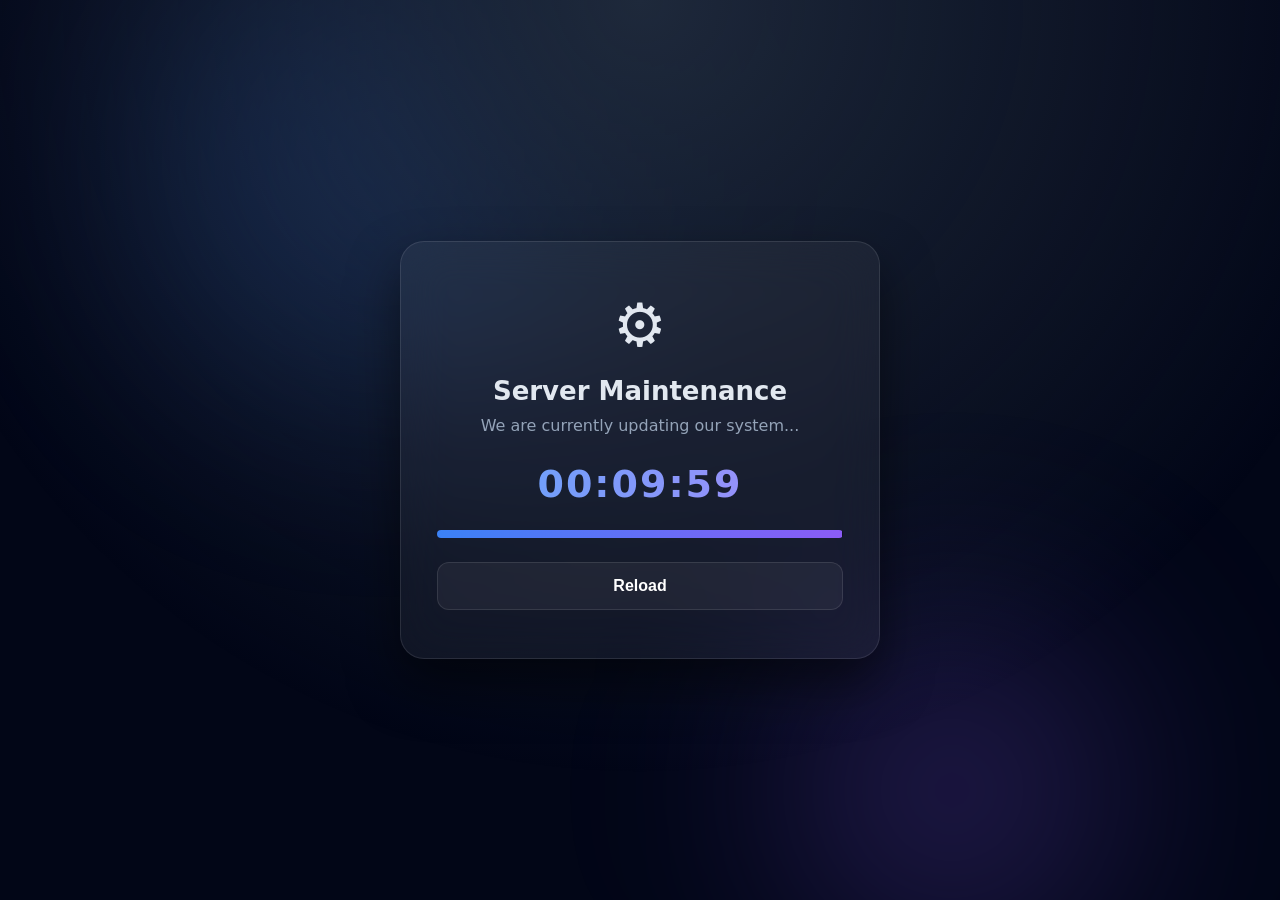
<file: index.html>
<!DOCTYPE html>
<html lang="en">

<head>
    <meta charset="UTF-8">
    <meta name="viewport" content="width=device-width, initial-scale=1.0">
    <title>Maintenance - Coming Back Soon</title>

    <style>
        :root {
            --bg: #020617;
            --card: rgba(255, 255, 255, 0.05);
            --border: rgba(255, 255, 255, 0.1);
            --text: #e2e8f0;
            --subtext: #94a3b8;
            --primary: #3b82f6;
            --secondary: #8b5cf6;
            --success: #10b981;

            --radius: 24px;
            --transition: 0.25s ease;
        }

        *,
        *::before,
        *::after {
            box-sizing: border-box;
        }

        html {
            -webkit-font-smoothing: antialiased;
            text-rendering: optimizeLegibility;
        }

        body {
            margin: 0;
            font-family: system-ui, -apple-system, sans-serif;
            background: var(--bg);
            color: var(--text);
            display: grid;
            place-items: center;
            min-height: 100vh;
            overflow: hidden;
        }

        .bg-layer {
            position: fixed;
            inset: 0;
            background: radial-gradient(circle at top, #1e293b, transparent 70%);
            z-index: 0;
        }

        body::before,
        body::after {
            content: "";
            position: fixed;
            border-radius: 50%;
            filter: blur(100px);
            pointer-events: none;
            z-index: 0;
            will-change: transform;
        }

        body::before {
            top: -10%;
            left: 10%;
            width: 500px;
            height: 500px;
            background: radial-gradient(circle, rgba(59, 130, 246, 0.4), transparent);
            animation: float 8s ease-in-out infinite;
        }

        body::after {
            bottom: -10%;
            right: 10%;
            width: 400px;
            height: 400px;
            background: radial-gradient(circle, rgba(139, 92, 246, 0.3), transparent);
            animation: float 10s ease-in-out infinite reverse;
        }

        @keyframes float {
            50% {
                transform: translateY(-30px) scale(1.05);
            }
        }

        .container {
            position: relative;
            z-index: 1;

            padding: 48px 36px;
            max-width: 480px;
            width: 90%;
            text-align: center;

            border-radius: var(--radius);
            border: 1px solid var(--border);
            background: var(--card);

            backdrop-filter: blur(24px);
            -webkit-backdrop-filter: blur(24px);

            box-shadow: 0 25px 50px rgba(0, 0, 0, 0.5);

            animation: fadeIn 0.7s ease forwards;
        }

        @supports not (backdrop-filter: blur(24px)) {
            .container {
                background: rgba(2, 6, 23, 0.85);
            }
        }

        @keyframes fadeIn {
            from {
                opacity: 0;
                transform: translateY(20px) scale(.96);
            }

            to {
                opacity: 1;
                transform: translateY(0);
            }
        }

        .icon {
            font-size: 60px;
            margin-bottom: 16px;
            animation: spin 10s linear infinite;
        }

        @keyframes spin {
            to {
                transform: rotate(360deg);
            }
        }

        h1 {
            margin: 0 0 8px;
            font-size: clamp(20px, 4vw, 26px);
        }

        p {
            margin: 0 0 24px;
            color: var(--subtext);
            line-height: 1.5;
        }

        .countdown {
            font-size: clamp(28px, 6vw, 38px);
            font-weight: 800;
            letter-spacing: 2px;
            font-variant-numeric: tabular-nums;

            background: linear-gradient(to right, #60a5fa, #a78bfa);
            -webkit-background-clip: text;
            background-clip: text;
            color: transparent;
        }

        .countdown.done {
            background: linear-gradient(to right, #34d399, var(--success));
        }

        .progress {
            height: 8px;
            border-radius: 999px;
            overflow: hidden;
            margin: 24px 0;
            background: rgba(0, 0, 0, 0.3);
        }

        .progress-bar {
            height: 100%;
            width: 100%;
            background: linear-gradient(90deg, var(--primary), var(--secondary));
            transition: width 0.3s linear;
        }

        .btn {
            padding: 14px 32px;
            width: 100%;
            border-radius: 12px;
            border: 1px solid var(--border);
            font-size: 16px;
            font-weight: 600;
            color: white;
            cursor: pointer;
            background: rgba(255, 255, 255, 0.05);
            transition: transform var(--transition), background var(--transition);
        }

        .btn:hover {
            background: var(--primary);
            transform: translateY(-2px);
        }

        .btn:focus-visible {
            outline: 2px solid var(--primary);
            outline-offset: 3px;
        }

        @media (prefers-reduced-motion: reduce) {
            * {
                animation: none !important;
                transition: none !important;
            }
        }
    </style>
</head>

<body>
    <div class="bg-layer"></div>

    <main class="container">
        <div class="icon" id="gearIcon">⚙️</div>

        <h1>Server Maintenance</h1>
        <p id="statusText">We are currently updating our system...</p>

        <div class="countdown" id="countdown">00:00</div>

        <div class="progress">
            <div class="progress-bar" id="progressBar"></div>
        </div>

        <button class="btn" id="reloadBtn">Reload</button>
    </main>

    <script>
        (() => {
            const CONFIG = {
                duration: 600,
                storageKey: "maintenanceEndTime",
                autoReload: false,
                tickRate: 1000
            };

            const DEBUG = false;

            if (DEBUG) {
                localStorage.removeItem(CONFIG.storageKey);
            }

            const el = {
                countdown: document.getElementById("countdown"),
                progress: document.getElementById("progressBar"),
                btn: document.getElementById("reloadBtn"),
                status: document.getElementById("statusText"),
                icon: document.getElementById("gearIcon")
            };

            let isActive = true;

            document.addEventListener("visibilitychange", () => {
                isActive = !document.hidden;
            });

            let endTime = Number(localStorage.getItem(CONFIG.storageKey));
            const now = Date.now();

            if (!endTime || isNaN(endTime) || endTime < now) {
                endTime = now + CONFIG.duration * 1000;
                localStorage.setItem(CONFIG.storageKey, endTime);
            }

            el.btn.onclick = () => location.reload();

            let lastSecond = null;

            // 🔥 Accurate time calculation (Date-based)
            function getTimeParts(from, to) {
                let start = new Date(from);
                let end = new Date(to);

                let y = end.getFullYear() - start.getFullYear();
                let mo = end.getMonth() - start.getMonth();
                let d = end.getDate() - start.getDate();
                let h = end.getHours() - start.getHours();
                let m = end.getMinutes() - start.getMinutes();
                let s = end.getSeconds() - start.getSeconds();

                if (s < 0) { s += 60; m--; }
                if (m < 0) { m += 60; h--; }
                if (h < 0) { h += 24; d--; }

                if (d < 0) {
                    const prevMonth = new Date(end.getFullYear(), end.getMonth(), 0);
                    d += prevMonth.getDate();
                    mo--;
                }

                if (mo < 0) {
                    mo += 12;
                    y--;
                }

                return { y, mo, d, h, m, s };
            }

            function formatTime(parts) {
                let result = "";

                if (parts.y) result += parts.y + "y ";
                if (parts.mo) result += parts.mo + "mo ";
                if (parts.d) result += parts.d + "d ";

                result +=
                    String(parts.h).padStart(2, "0") + ":" +
                    String(parts.m).padStart(2, "0") + ":" +
                    String(parts.s).padStart(2, "0");

                return result;
            }

            function updateUI(remaining) {
                const total = CONFIG.duration * 1000;
                const percent = Math.min(100, Math.max(0, (remaining / total) * 100));

                if (el.progress.style.width !== percent + "%") {
                    el.progress.style.width = percent + "%";
                }

                const seconds = Math.floor(remaining / 1000);

                if (seconds !== lastSecond) {
                    lastSecond = seconds;

                    const parts = getTimeParts(Date.now(), endTime);
                    el.countdown.textContent = formatTime(parts);
                }
            }

            function finish() {
                localStorage.removeItem(CONFIG.storageKey);

                el.countdown.textContent = "00:00:00";
                el.countdown.classList.add("done");

                el.status.textContent = "Maintenance completed";
                el.icon.style.animation = "none";

                el.btn.textContent = "Enter";

                document.body.style.cursor = "pointer";

                if (CONFIG.autoReload) {
                    setTimeout(() => location.reload(), 1000);
                }
            }

            function loop() {
                if (!isActive) {
                    requestAnimationFrame(loop);
                    return;
                }

                const remaining = Math.max(0, endTime - Date.now());

                if (remaining === 0) {
                    finish();
                    return;
                }

                updateUI(remaining);
                requestAnimationFrame(loop);
            }

            if (CONFIG.duration <= 0) {
                finish();
                return;
            }

            loop();

            window.addEventListener("storage", (e) => {
                if (e.key === CONFIG.storageKey) {
                    location.reload();
                }
            });

        })();
    </script>

</body>

</html>
</file>
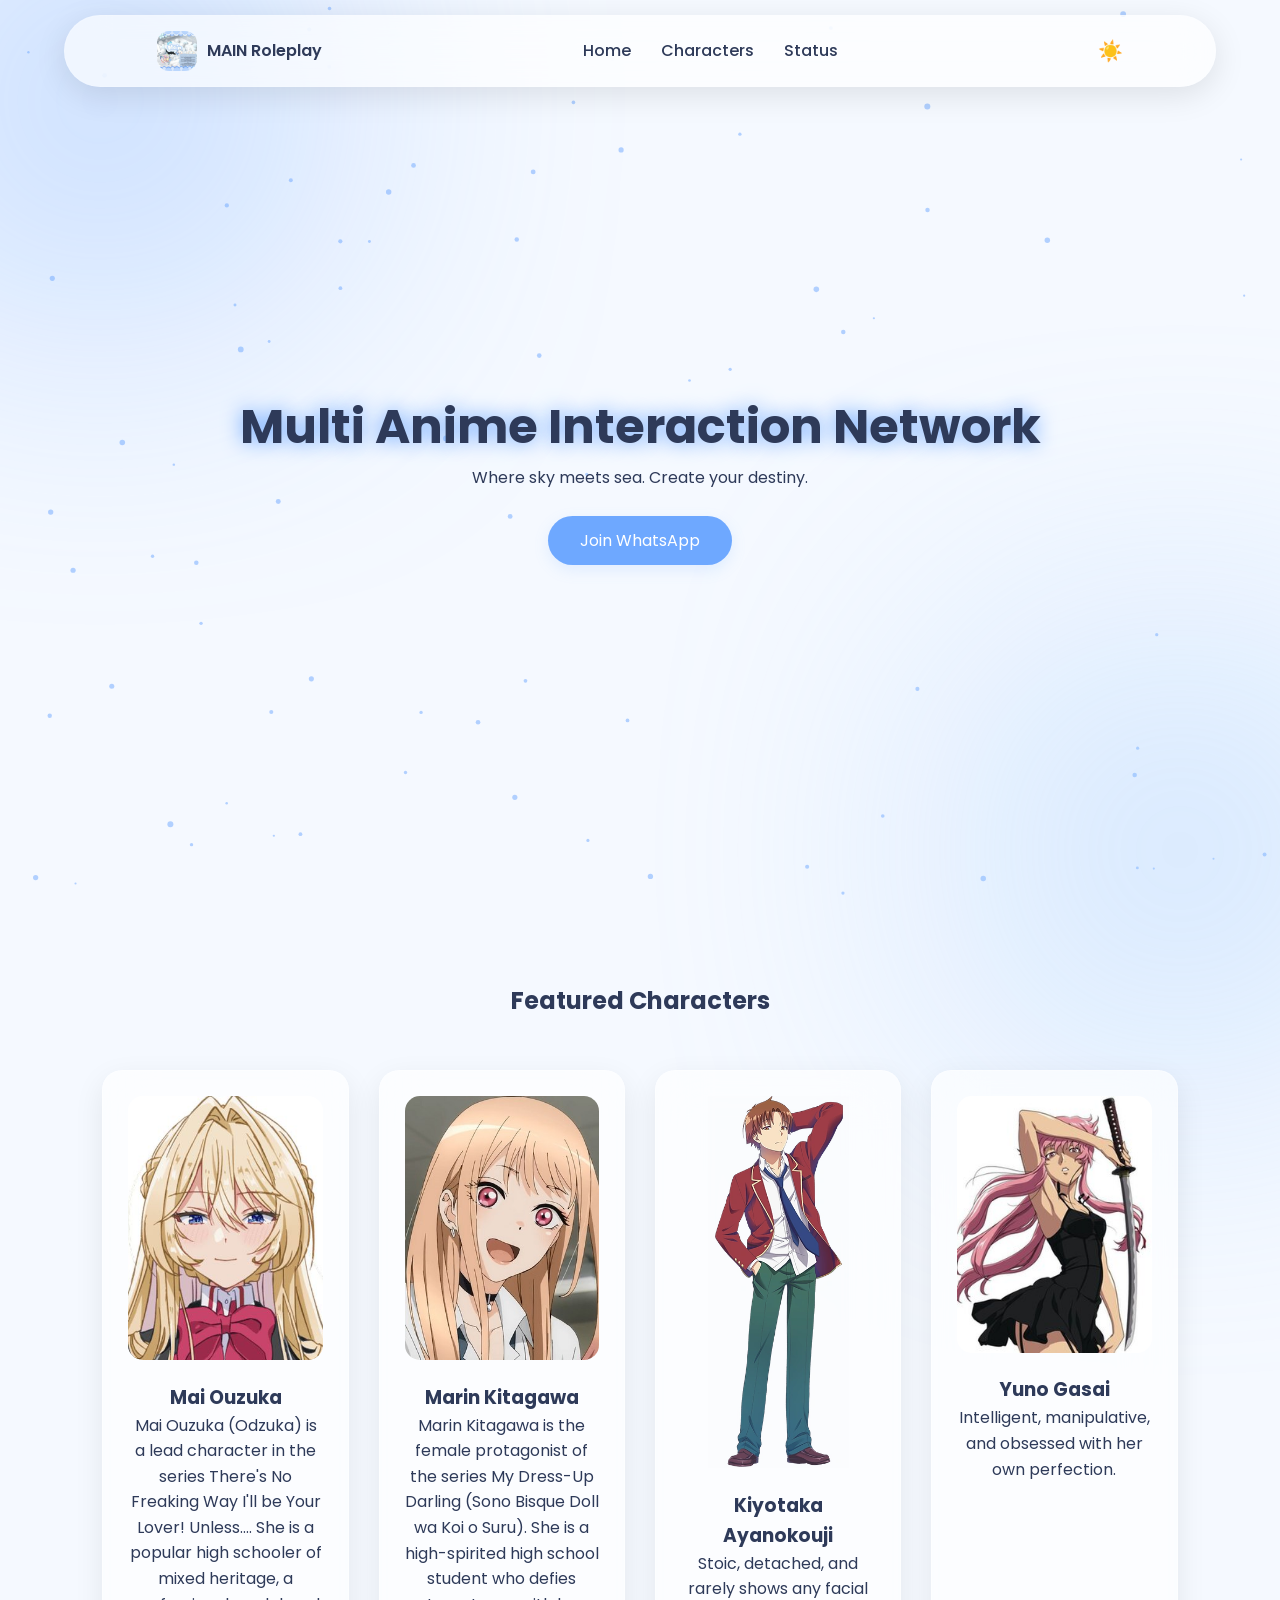
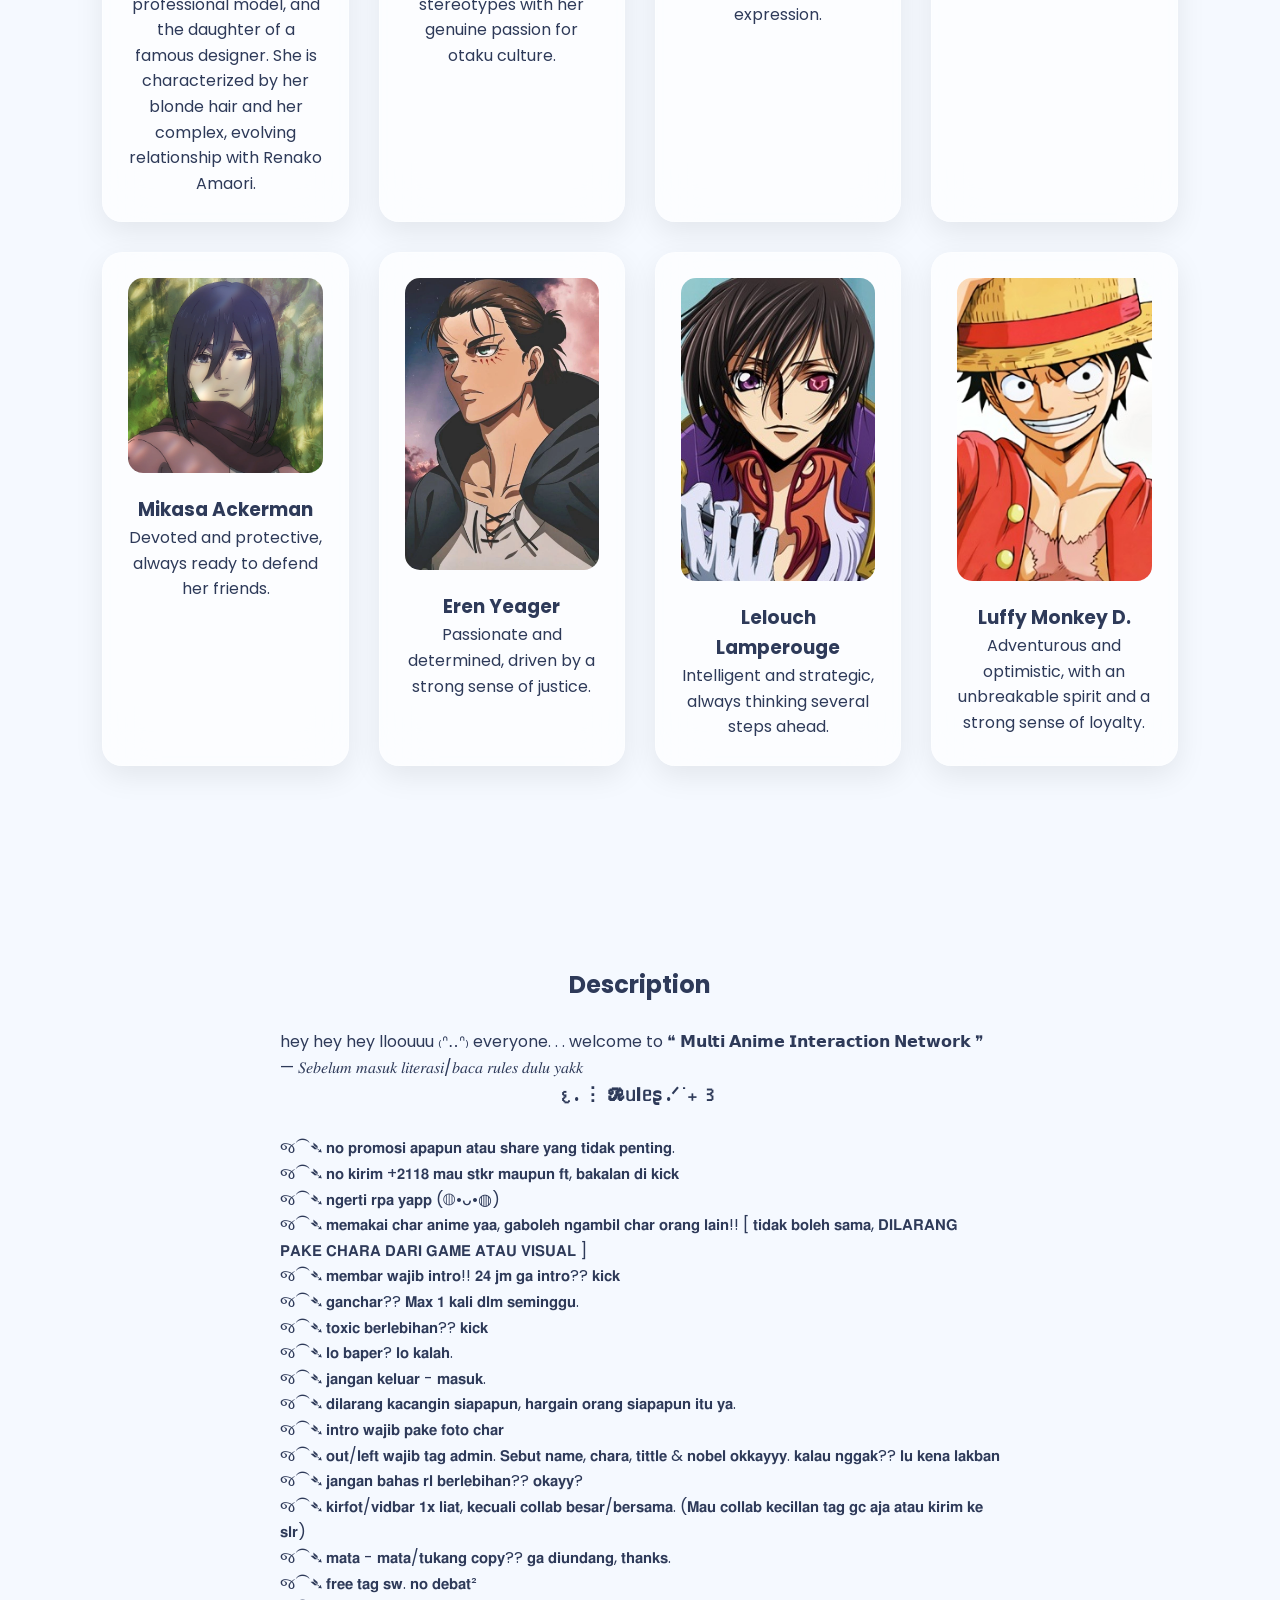
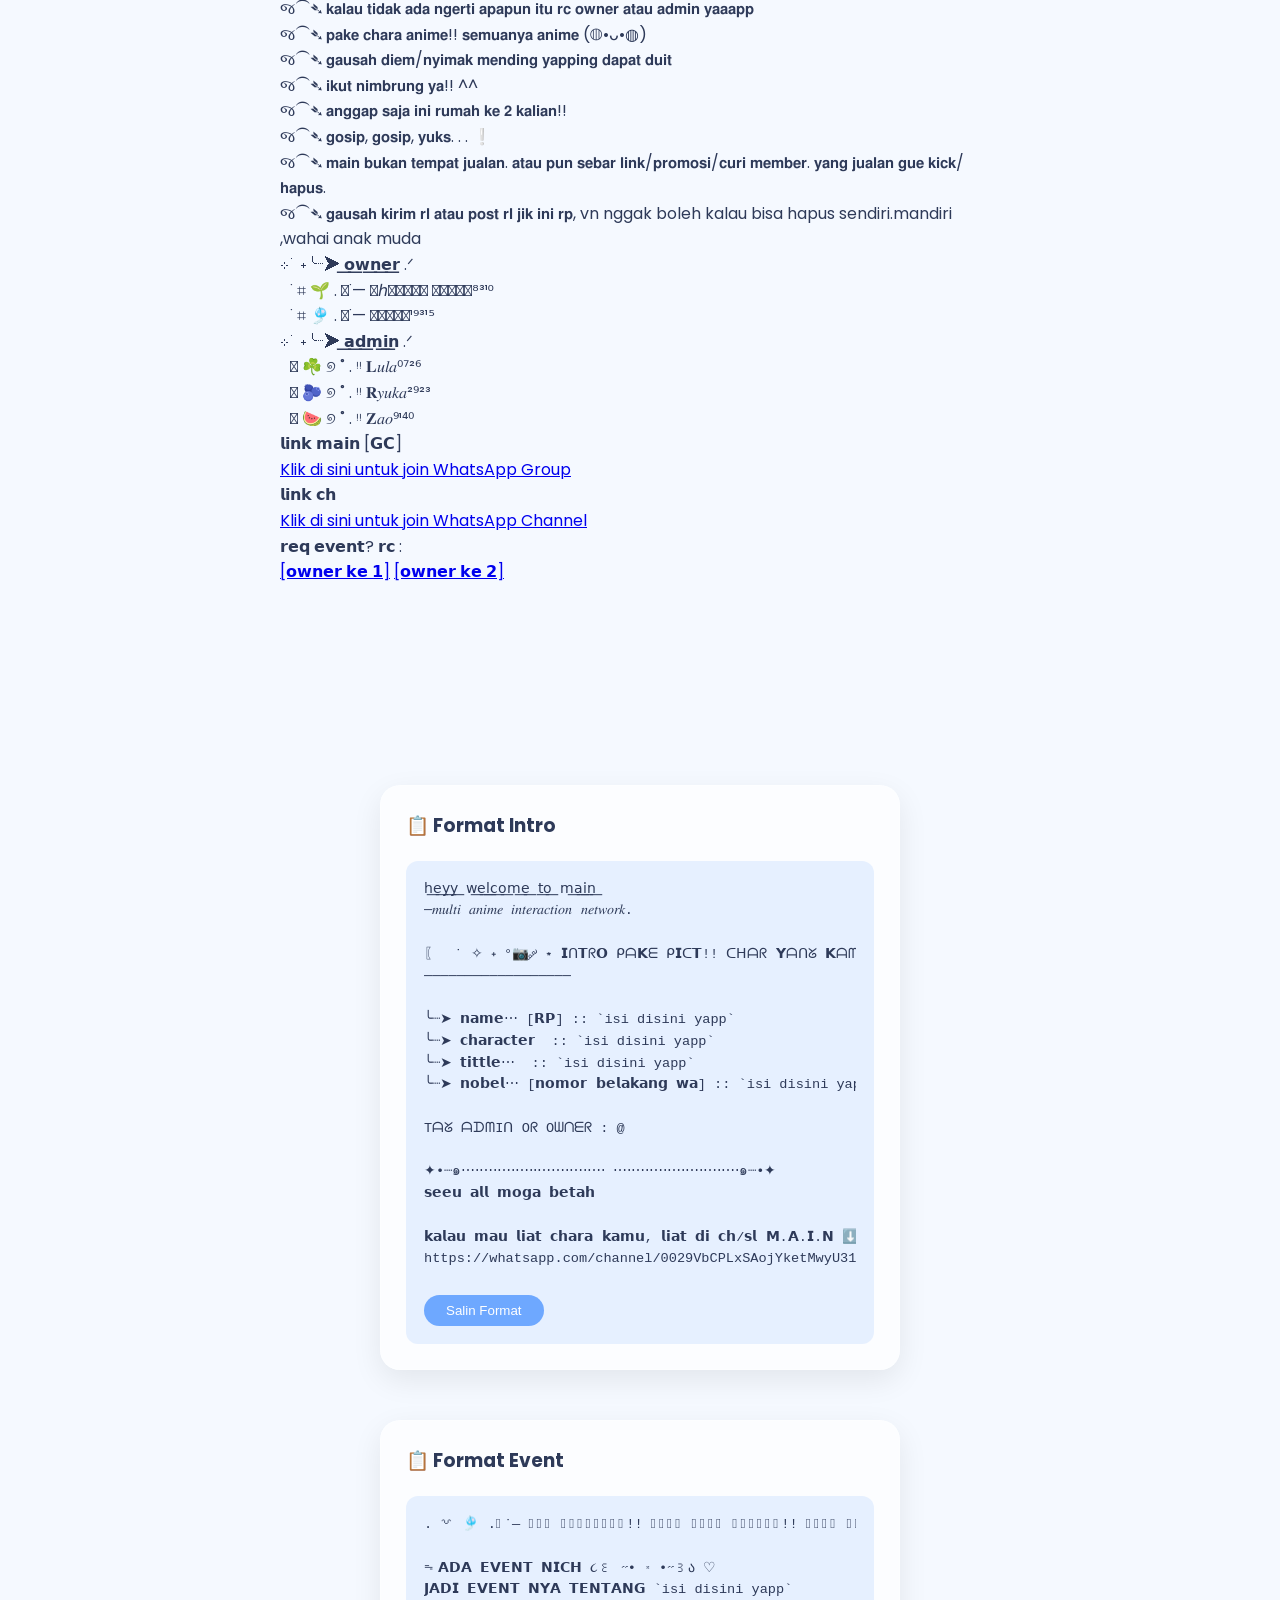
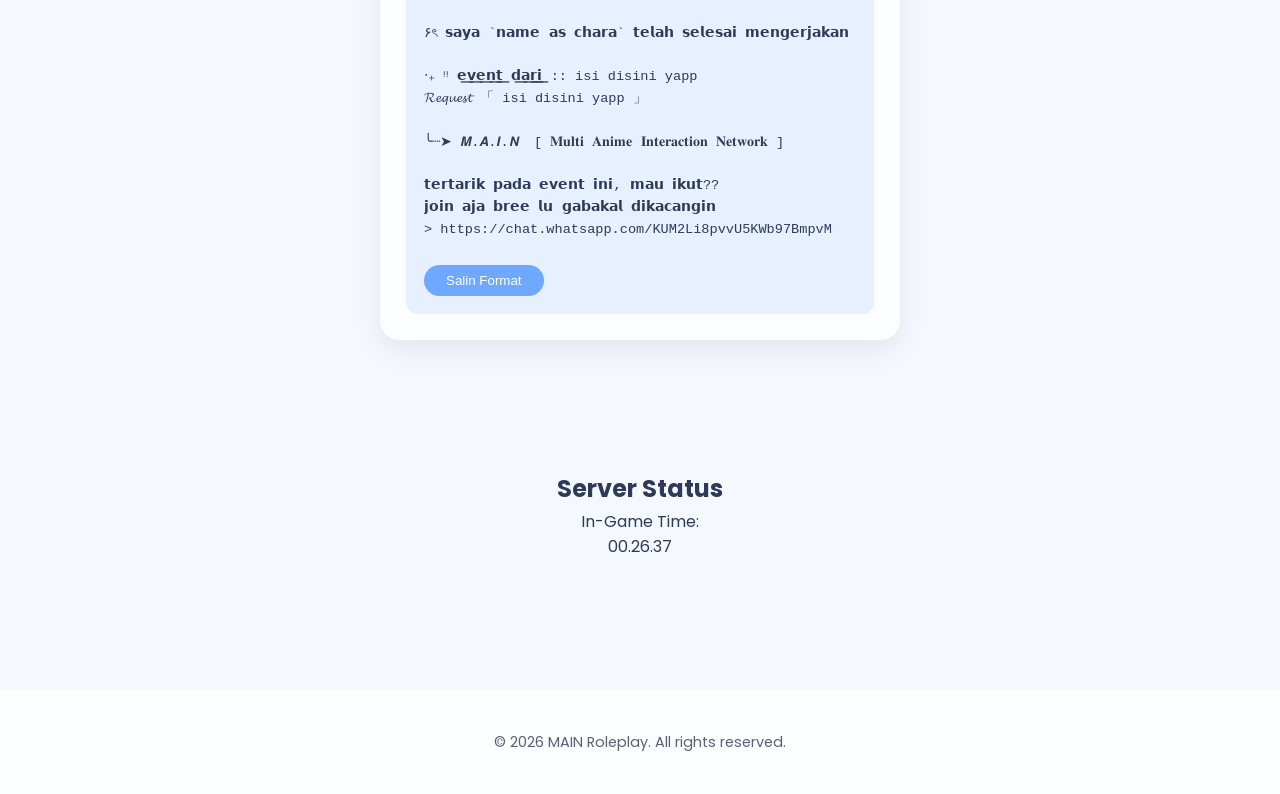
<file: (index).html>
<!DOCTYPE html>
<html lang="id">

<head>
    <meta charset="UTF-8">
    <title>MAIN Roleplay Network | Multi Anime Interaction Network</title>
    <meta name="viewport" content="width=device-width, initial-scale=1.0">

    <!-- SEO -->
    <meta name="description"
        content="MAIN Roleplay Network - Komunitas Multi Anime Interaction. Bergabung dan buat takdirmu bersama karakter anime favoritmu.">
    <meta name="keywords" content="Roleplay, Anime RP, WhatsApp RP, Multi Anime Interaction">
    <meta name="author" content="MAIN Roleplay Network">

    <!-- Open Graph -->
    <meta property="og:title" content="MAIN Roleplay Network">
    <meta property="og:description" content="Where sky meets sea. Create your destiny.">
    <meta property="og:image" content="assets/logo.jpg">
    <meta property="og:type" content="website">

    <!-- Performance -->
    <link rel="preconnect" href="https://fonts.googleapis.com">
    <link rel="preconnect" href="https://fonts.gstatic.com" crossorigin>

    <!-- Font -->
    <link href="https://fonts.googleapis.com/css2?family=Poppins:wght@300;500;700&display=swap" rel="stylesheet">

    <!-- CSS -->
    <!-- <link rel="stylesheet" href="css/style.css"> -->

    <style>
        /* ================= ROOT ================= */
        :root {
            --bg: #f5f9ff;
            --glass: rgba(255, 255, 255, 0.65);
            --glass-border: rgba(255, 255, 255, 0.3);
            --text: #2e3a59;
            --accent: #6ea8ff;
            --accent-soft: rgba(110, 168, 255, 0.15);
            --shadow-soft: 0 10px 30px rgba(0, 0, 0, 0.08);
            --radius: 20px;
            --transition: 0.35s cubic-bezier(.4, 0, .2, 1);
        }

        body.dark {
            --bg: #0f172a;
            --glass: rgba(30, 41, 59, 0.65);
            --glass-border: rgba(255, 255, 255, 0.08);
            --text: #e2e8f0;
            --accent: #7dd3fc;
            --accent-soft: rgba(125, 211, 252, 0.15);
            --shadow-soft: 0 10px 30px rgba(0, 0, 0, 0.4);
        }

        /* ================= RESET ================= */
        *,
        *::before,
        *::after {
            margin: 0;
            padding: 0;
            box-sizing: border-box;
        }

        html {
            scroll-behavior: smooth;
        }

        body {
            font-family: 'Poppins', sans-serif;
            background: var(--bg);
            color: var(--text);
            transition: background var(--transition), color var(--transition);
            overflow-x: hidden;
            line-height: 1.6;
            display: flex;
            flex-direction: column;
            min-height: 100vh;
            /* Minimal setinggi layar */
        }

        /* ================= BACKGROUND ================= */
        #particles {
            position: fixed;
            inset: 0;
            z-index: -3;
        }

        .orb {
            position: fixed;
            width: 400px;
            height: 400px;
            border-radius: 50%;
            filter: blur(140px);
            z-index: -2;
            opacity: 0.5;
            animation: floatOrb 15s ease-in-out infinite alternate;
        }

        .orb1 {
            background: var(--accent);
            top: -100px;
            left: -100px;
        }

        .orb2 {
            background: #93c5fd;
            bottom: -150px;
            right: -100px;
        }

        @keyframes floatOrb {
            from {
                transform: translateY(0px);
            }

            to {
                transform: translateY(40px);
            }
        }

        /* 1. Berikan sticky HANYA pada header */
        header {
            position: sticky;
            top: 15px;
            /* Jarak dari atas layar saat scroll */

            /* Gunakan ini agar pas di tengah dan tidak off-screen */
            width: 90%;
            max-width: 1200px;
            margin: 0 auto;
            /* Menjaga posisi tetap di tengah horizontal */

            z-index: 1000;
            backdrop-filter: blur(20px);
            -webkit-backdrop-filter: blur(20px);
            background: var(--glass);

            /* Beri border di semua sisi agar efek melayangnya terasa */
            border: 1px solid rgba(255, 255, 255, 0.1);
            border-radius: 50px;
            /* Membuat ujungnya membulat rapi */

            transition: 0.3s ease;
            box-shadow: 0 8px 32px 0 rgba(0, 0, 0, 0.1);
            /* Efek bayangan halus */
        }

        /* ================= NAV ================= */
        /* 2. Bersihkan properti sticky dari nav agar tidak bentrok */
        nav.container,
        nav {
            display: flex;
            justify-content: space-between;
            align-items: center;
            padding: 15px 8%;
            background: transparent;
            /* Biarkan warna dari header yang terlihat */
            position: relative;
            /* Ubah dari sticky ke relative */
        }

        .logo-container {
            display: flex;
            align-items: center;
            gap: 10px;
            font-weight: 600;
        }

        .logo-container img {
            height: 40px;
            border-radius: 12px;
        }

        .nav-links {
            display: flex;
            gap: 30px;
        }

        .nav-links a {
            text-decoration: none;
            color: var(--text);
            position: relative;
            font-weight: 500;
            padding: 5px 0;
            display: inline-block;
            /* Penting agar transform scale bekerja maksimal */
            transition: var(--transition);
        }

        /* Efek Klik (Feedback Visual) */
        .nav-links a:active {
            transform: scale(0.92);
            /* Sedikit lebih kecil agar terasa "klik" nya */
            opacity: 0.8;
        }

        .nav-links a::after {
            content: "";
            position: absolute;
            left: 50%;
            /* Mulai dari tengah */
            bottom: -2px;
            width: 0%;
            height: 2px;
            background: var(--accent);
            transition: var(--transition);
            transform: translateX(-50%);
            /* Geser agar tetap center */
        }

        .nav-links a:hover::after {
            width: 100%;
        }

        .nav-links a:hover {
            color: var(--accent);
        }

        .nav-right {
            display: flex;
            align-items: center;
            gap: 18px;
        }

        .theme-btn {
            background: none;
            border: none;
            font-size: 20px;
            cursor: pointer;
            transition: transform 0.4s ease;
        }

        .theme-btn:hover {
            transform: rotate(180deg);
        }

        .menu-toggle {
            display: none;
            font-size: 26px;
            cursor: pointer;
        }

        /* ================= HERO ================= */
        .hero {
            min-height: 90vh;
            display: flex;
            flex-direction: column;
            justify-content: center;
            align-items: center;
            text-align: center;
            padding: 20px;
        }

        .glow {
            font-size: clamp(2rem, 5vw, 3rem);
            text-shadow: 0 0 20px var(--accent);
        }

        .btn {
            background: var(--accent);
            color: white;
            padding: 12px 32px;
            border-radius: 50px;
            text-decoration: none;
            margin-top: 25px;
            transition: var(--transition);
            box-shadow: 0 5px 15px var(--accent-soft);
        }

        .btn:hover {
            transform: translateY(-3px);
            box-shadow: 0 10px 25px var(--accent-soft);
        }

        /* Pulse */
        .pulse {
            animation: pulse 2.5s infinite;
        }

        @keyframes pulse {
            0% {
                box-shadow: 0 0 0 0 var(--accent-soft);
            }

            70% {
                box-shadow: 0 0 0 20px rgba(0, 0, 0, 0);
            }

            100% {
                box-shadow: 0 0 0 0 rgba(0, 0, 0, 0);
            }
        }

        /* ================= CHARACTERS ================= */
        .characters {
            padding: 100px 8%;
            text-align: center;
        }

        .grid {
            display: grid;
            grid-template-columns: repeat(auto-fit, minmax(230px, 1fr));
            gap: 30px;
            margin-top: 50px;
        }

        .card {
            backdrop-filter: blur(25px);
            background: var(--glass);
            border: 1px solid var(--glass-border);
            padding: 25px;
            border-radius: var(--radius);
            transition: var(--transition);
            box-shadow: var(--shadow-soft);
        }

        .card:hover {
            transform: translateY(-10px);
        }

        .card img {
            width: 100%;
            border-radius: 15px;
            margin-bottom: 15px;
        }

        /* ================= DESCRIPTION ================= */
        .description {
            padding: 100px 8%;
        }

        .description h2,
        .description h3 {
            text-align: center;
            margin-bottom: 25px;
        }

        .description p,
        .description ul {
            max-width: 720px;
            margin: auto;
        }

        /* ================= INTRO BOX ================= */
        .intro-box {
            margin: 50px auto;
            max-width: 520px;
            padding: 25px;
            background: var(--glass);
            border-radius: var(--radius);
            border: 1px solid var(--glass-border);
            box-shadow: var(--shadow-soft);
        }

        .copy-container {
            background: var(--accent-soft);
            padding: 18px;
            border-radius: 12px;
            margin-top: 20px;
        }

        #introText {
            white-space: pre;
            overflow-x: auto;
            font-size: 0.85rem;
            margin-bottom: 15px;
            padding-bottom: 10px;
            /* Jarak untuk scrollbar */
            scrollbar-width: thin;
            /* Untuk Firefox */
            scrollbar-color: var(--accent) transparent;
        }

        /* Custom Scrollbar untuk Chrome/Safari agar tetap estetik */
        #introText::-webkit-scrollbar {
            height: 4px;
        }

        #introText::-webkit-scrollbar-thumb {
            background: var(--accent);
            border-radius: 10px;
        }

        .btn-copy {
            background: var(--accent);
            color: white;
            border: none;
            padding: 8px 22px;
            border-radius: 25px;
            cursor: pointer;
            transition: var(--transition);
        }

        .btn-copy:hover {
            transform: translateY(-2px);
        }

        /* ================= EVENT BOX ================= */
        .event-box {
            margin: 50px auto;
            max-width: 520px;
            padding: 25px;
            background: var(--glass);
            border-radius: var(--radius);
            border: 1px solid var(--glass-border);
            box-shadow: var(--shadow-soft);
        }

        .copy-container-event {
            background: var(--accent-soft);
            padding: 18px;
            border-radius: 12px;
            margin-top: 20px;
        }

        #eventText {
            white-space: pre;
            overflow-x: auto;
            font-size: 0.85rem;
            margin-bottom: 15px;
            padding-bottom: 10px;
            scrollbar-width: thin;
            scrollbar-color: var(--accent) transparent;
        }

        #eventText::-webkit-scrollbar {
            height: 4px;
        }

        #eventText::-webkit-scrollbar-thumb {
            background: var(--accent);
            border-radius: 10px;
        }

        .btn-copy-event {
            background: var(--accent);
            color: white;
            border: none;
            padding: 8px 22px;
            border-radius: 25px;
            cursor: pointer;
            transition: var(--transition);
        }

        .btn-copy-event:hover {
            transform: translateY(-2px);
        }

        /* ================= OUTRO BOX ================= */
        /* .outro-box {
    margin: 50px auto;
    max-width: 520px;
    padding: 25px;
    background: var(--glass);
    border-radius: var(--radius);
    border: 1px solid var(--glass-border);
    box-shadow: var(--shadow-soft);
}

.copy-container-outro {
    background: var(--accent-soft);
    padding: 18px;
    border-radius: 12px;
    margin-top: 20px;
}

#outroText {
    white-space: pre;
    overflow-x: auto;
    font-size: 0.85rem;
    margin-bottom: 15px;
    padding-bottom: 10px;
    scrollbar-width: thin;
    scrollbar-color: var(--accent) transparent;
}

#outroText::-webkit-scrollbar {
    height: 4px;
}

#outroText::-webkit-scrollbar-thumb {
    background: var(--accent);
    border-radius: 10px;
}

.btn-copy-outro {
    background: var(--accent);
    color: white;
    border: none;
    padding: 8px 22px;
    border-radius: 25px;
    cursor: pointer;
    transition: var(--transition);
}

.btn-copy-outro:hover {
    transform: translateY(-2px);
} */

        /* ================= STATUS ================= */
        .status-box {
            padding: 80px;
            text-align: center;
            flex: 1;
        }

        /* ================= REVEAL ================= */
        .reveal {
            opacity: 0;
            transform: translateY(40px);
            transition: opacity 1s ease, transform 1s ease;
        }

        .reveal.active {
            opacity: 1;
            transform: translateY(0);
        }

        .reveal:nth-child(2) {
            transition-delay: 0.2s;
        }

        .reveal:nth-child(3) {
            transition-delay: 0.4s;
        }

        /* ================= RESPONSIVE ================= */
        @media (max-width: 768px) {

            /* Menu Navigasi Mobile */
            .nav-links {
                display: none;
                /* Sembunyi secara default */
                flex-direction: column;
                position: absolute;
                top: 80px;
                /* Jarak dari header melayang kamu */
                right: 5%;
                width: 200px;
                padding: 20px;

                background: var(--glass);
                backdrop-filter: blur(25px);
                -webkit-backdrop-filter: blur(25px);

                border-radius: var(--radius, 15px);
                border: 1px solid var(--glass-border, rgba(255, 255, 255, 0.1));
                box-shadow: 0 10px 30px rgba(0, 0, 0, 0.2);
                z-index: 1001;
                /* Pastikan di atas konten lain */
            }

            /* Munculkan saat tombol hamburger diklik */
            .nav-links.active {
                display: flex;
                animation: slideDown 0.3s ease-out;
                /* Tambah animasi dikit biar keren */
            }

            .menu-toggle {
                display: block;
                /* Tombol ☰ muncul di HP */
            }

            /* Penyesuaian Spasi Konten di HP */
            .characters,
            .description {
                padding: 60px 6%;
            }

            .status-box {
                padding: 40px 20px;
            }
        }

        /* Animasi sederhana untuk menu mobile */
        @keyframes slideDown {
            from {
                opacity: 0;
                transform: translateY(-10px);
            }

            to {
                opacity: 1;
                transform: translateY(0);
            }
        }

        /* ================= FOOTER ================= */
        footer {
            padding: 40px 0;
            text-align: center;
            /* Membuat teks ke tengah */
            width: 100%;
            backdrop-filter: blur(10px);
            background: var(--glass);
            /* Mengikuti tema transparan kamu */
            margin-top: 50px;
            border-top: 1px solid rgba(255, 255, 255, 0.1);
        }

        footer p {
            font-size: 0.9rem;
            color: var(--text);
            opacity: 0.8;
        }
    </style>
</head>

<body>

    <canvas id="particles" aria-hidden="true"></canvas>
    <div class="orb orb1" aria-hidden="true"></div>
    <div class="orb orb2" aria-hidden="true"></div>

    <!-- ================= NAVIGATION ================= -->
    <header>
        <nav class="container">
            <div class="logo-container">
                <img src="assets/logo.jpg" alt="Logo MAIN Roleplay" width="40" height="40" loading="lazy">
                <span>MAIN Roleplay</span>
            </div>

            <div class="nav-links" id="navLinks">
                <a href="#home">Home</a>
                <a href="#characters">Characters</a>
                <a href="#status">Status</a>
            </div>

            <div class="nav-right">
                <button onclick="toggleTheme()" class="theme-btn" id="theme-icon" aria-label="Toggle Dark Mode">
                    ☀️
                </button>

                <button class="menu-toggle" onclick="toggleMenu()" aria-label="Toggle Menu">
                    ☰
                </button>
            </div>
        </nav>
    </header>

    <!-- ================= HERO ================= -->
    <main>

        <section class="hero reveal" id="home">
            <h1 class="glow">Multi Anime Interaction Network</h1>
            <p>Where sky meets sea. Create your destiny.</p>

            <a href="https://chat.whatsapp.com/KUM2Li8pvvU5KWb97BmpvM" target="_blank" rel="noopener noreferrer"
                class="btn pulse">
                Join WhatsApp
            </a>
        </section>

        <!-- ================= CHARACTERS ================= -->
        <section class="characters" id="characters">
            <h2>Featured Characters</h2>

            <div class="grid">

                <!-- Card Template Example -->
                <article class="card">
                    <img src="assets/characters/Mai-Ouzuka.jpg" alt="">
                    <h3>Mai Ouzuka</h3>
                    <p>Mai Ouzuka (Odzuka) is a lead character in the series There's No Freaking Way I'll be Your Lover!
                        Unless.... She is a popular high schooler of mixed heritage, a professional model, and the
                        daughter
                        of a famous designer. She is characterized by her blonde hair and her complex, evolving
                        relationship
                        with Renako Amaori.</p>
                </article>

                <article class="card">
                    <img src="assets/characters/marin-kitagawa.jpg" alt="">
                    <h3>Marin Kitagawa</h3>
                    <p>Marin Kitagawa is the female protagonist of the series My Dress-Up Darling (Sono Bisque Doll wa
                        Koi o
                        Suru). She is a high-spirited high school student who defies stereotypes with her genuine
                        passion
                        for otaku culture.</p>
                </article>

                <article class="card">
                    <img src="assets/characters/kiyotaka-ayanokouji.jpg" alt="">
                    <h3>Kiyotaka Ayanokouji</h3>
                    <p>Stoic, detached, and rarely shows any facial expression.</p>
                </article>

                <article class="card">
                    <img src="assets/characters/yuno-gasai.jpg" alt="">
                    <h3>Yuno Gasai</h3>
                    <p>Intelligent, manipulative, and obsessed with her own perfection.</p>
                </article>

                <article class="card">
                    <img src="assets/characters/mikasa-ackerman.jpg" alt="">
                    <h3>Mikasa Ackerman</h3>
                    <p>Devoted and protective, always ready to defend her friends.</p>
                </article>

                <article class="card">
                    <img src="assets/characters/eren-yeager.jpg" alt="">
                    <h3>Eren Yeager</h3>
                    <p>Passionate and determined, driven by a strong sense of justice.</p>
                </article>

                <article class="card">
                    <img src="assets/characters/lelouch-lamperouge.jpg" alt="">
                    <h3>Lelouch Lamperouge</h3>
                    <p>Intelligent and strategic, always thinking several steps ahead.</p>
                </article>

                <article class="card">
                    <img src="assets/characters/luffy-monkey-d.jpg" alt="">
                    <h3>Luffy Monkey D.</h3>
                    <p>Adventurous and optimistic, with an unbreakable spirit and a strong sense of loyalty.</p>
                </article>

            </div>
        </section>

        <section class="description" id="description">
            <h2>Description</h2>

            <p>hey hey hey lloouuu ₍ᐢ‥ᐢ₎ everyone. . . welcome to ❝ 𝗠𝘂𝗹𝘁𝗶 𝗔𝗻𝗶𝗺𝗲 𝗜𝗻𝘁𝗲𝗿𝗮𝗰𝘁𝗶𝗼𝗻
                𝗡𝗲𝘁𝘄𝗼𝗿𝗸 ❞
            </p>

            <p>— 𝑆𝑒𝑏𝑒𝑙𝑢𝑚 𝑚𝑎𝑠𝑢𝑘 𝑙𝑖𝑡𝑒𝑟𝑎𝑠𝑖/𝑏𝑎𝑐𝑎 𝑟𝑢𝑙𝑒𝑠 𝑑𝑢𝑙𝑢 𝑦𝑎𝑘𝑘</p>

            <h3>𐔌 . ⋮ 𝓡ᥙℓᥱʂ .ᐟ ֹ ₊ ꒱</h3>

            <ul style="list-style-type: none; padding-left: 0;">
                <li>જ⁀➴ 𝗻𝗼 𝗽𝗿𝗼𝗺𝗼𝘀𝗶 𝗮𝗽𝗮𝗽𝘂𝗻 𝗮𝘁𝗮𝘂 𝘀𝗵𝗮𝗿𝗲 𝘆𝗮𝗻𝗴 𝘁𝗶𝗱𝗮𝗸 𝗽𝗲𝗻𝘁𝗶𝗻𝗴.</li>
                <li>જ⁀➴ 𝗻𝗼 𝗸𝗶𝗿𝗶𝗺 +𝟮𝟭𝟭𝟴 𝗺𝗮𝘂 𝘀𝘁𝗸𝗿 𝗺𝗮𝘂𝗽𝘂𝗻 𝗳𝘁, 𝗯𝗮𝗸𝗮𝗹𝗮𝗻 𝗱𝗶 𝗸𝗶𝗰𝗸</li>
                <li>જ⁀➴ 𝗻𝗴𝗲𝗿𝘁𝗶 𝗿𝗽𝗮 𝘆𝗮𝗽𝗽 (◍•ᴗ•◍)</li>
                <li>જ⁀➴ 𝗺𝗲𝗺𝗮𝗸𝗮𝗶 𝗰𝗵𝗮𝗿 𝗮𝗻𝗶𝗺𝗲 𝘆𝗮𝗮, 𝗴𝗮𝗯𝗼𝗹𝗲𝗵 𝗻𝗴𝗮𝗺𝗯𝗶𝗹 𝗰𝗵𝗮𝗿 𝗼𝗿𝗮𝗻𝗴
                    𝗹𝗮𝗶𝗻!! [ 𝘁𝗶𝗱𝗮𝗸 𝗯𝗼𝗹𝗲𝗵 𝘀𝗮𝗺𝗮, 𝗗𝗜𝗟𝗔𝗥𝗔𝗡𝗚 𝗣𝗔𝗞𝗘 𝗖𝗛𝗔𝗥𝗔 𝗗𝗔𝗥𝗜 𝗚𝗔𝗠𝗘
                    𝗔𝗧𝗔𝗨 𝗩𝗜𝗦𝗨𝗔𝗟 ]</li>
                <li>જ⁀➴ 𝗺𝗲𝗺𝗯𝗮𝗿 𝘄𝗮𝗷𝗶𝗯 𝗶𝗻𝘁𝗿𝗼!! 𝟮𝟰 𝗷𝗺 𝗴𝗮 𝗶𝗻𝘁𝗿𝗼?? 𝗸𝗶𝗰𝗸</li>
                <li>જ⁀➴ 𝗴𝗮𝗻𝗰𝗵𝗮𝗿?? 𝗠𝗮𝘅 𝟭 𝗸𝗮𝗹𝗶 𝗱𝗹𝗺 𝘀𝗲𝗺𝗶𝗻𝗴𝗴𝘂.</li>
                <li>જ⁀➴ 𝘁𝗼𝘅𝗶𝗰 𝗯𝗲𝗿𝗹𝗲𝗯𝗶𝗵𝗮𝗻?? 𝗸𝗶𝗰𝗸</li>
                <li>જ⁀➴ 𝗹𝗼 𝗯𝗮𝗽𝗲𝗿? 𝗹𝗼 𝗸𝗮𝗹𝗮𝗵.</li>
                <li>જ⁀➴ 𝗷𝗮𝗻𝗴𝗮𝗻 𝗸𝗲𝗹𝘂𝗮𝗿 - 𝗺𝗮𝘀𝘂𝗸.</li>
                <li>જ⁀➴ 𝗱𝗶𝗹𝗮𝗿𝗮𝗻𝗴 𝗸𝗮𝗰𝗮𝗻𝗴𝗶𝗻 𝘀𝗶𝗮𝗽𝗮𝗽𝘂𝗻, 𝗵𝗮𝗿𝗴𝗮𝗶𝗻 𝗼𝗿𝗮𝗻𝗴 𝘀𝗶𝗮𝗽𝗮𝗽𝘂𝗻
                    𝗶𝘁𝘂 𝘆𝗮.</li>
                <li>જ⁀➴ 𝗶𝗻𝘁𝗿𝗼 𝘄𝗮𝗷𝗶𝗯 𝗽𝗮𝗸𝗲 𝗳𝗼𝘁𝗼 𝗰𝗵𝗮𝗿</li>
                <li>જ⁀➴ 𝗼𝘂𝘁/𝗹𝗲𝗳𝘁 𝘄𝗮𝗷𝗶𝗯 𝘁𝗮𝗴 𝗮𝗱𝗺𝗶𝗻. 𝗦𝗲𝗯𝘂𝘁 𝗻𝗮𝗺𝗲, 𝗰𝗵𝗮𝗿𝗮, 𝘁𝗶𝘁𝘁𝗹𝗲 &
                    𝗻𝗼𝗯𝗲𝗹 𝗼𝗸𝗸𝗮𝘆𝘆𝘆. 𝗸𝗮𝗹𝗮𝘂 𝗻𝗴𝗴𝗮𝗸?? 𝗹𝘂 𝗸𝗲𝗻𝗮 𝗹𝗮𝗸𝗯𝗮𝗻</li>
                <li>જ⁀➴ 𝗷𝗮𝗻𝗴𝗮𝗻 𝗯𝗮𝗵𝗮𝘀 𝗿𝗹 𝗯𝗲𝗿𝗹𝗲𝗯𝗶𝗵𝗮𝗻?? 𝗼𝗸𝗮𝘆𝘆?</li>
                <li>જ⁀➴ 𝗸𝗶𝗿𝗳𝗼𝘁/𝘃𝗶𝗱𝗯𝗮𝗿 𝟭𝘅 𝗹𝗶𝗮𝘁, 𝗸𝗲𝗰𝘂𝗮𝗹𝗶 𝗰𝗼𝗹𝗹𝗮𝗯 𝗯𝗲𝘀𝗮𝗿/𝗯𝗲𝗿𝘀𝗮𝗺𝗮.
                    (𝗠𝗮𝘂 𝗰𝗼𝗹𝗹𝗮𝗯 𝗸𝗲𝗰𝗶𝗹𝗹𝗮𝗻 𝘁𝗮𝗴 𝗴𝗰 𝗮𝗷𝗮 𝗮𝘁𝗮𝘂 𝗸𝗶𝗿𝗶𝗺 𝗸𝗲 𝘀𝗹𝗿)</li>
                <li>જ⁀➴ 𝗺𝗮𝘁𝗮 - 𝗺𝗮𝘁𝗮/𝘁𝘂𝗸𝗮𝗻𝗴 𝗰𝗼𝗽𝘆?? 𝗴𝗮 𝗱𝗶𝘂𝗻𝗱𝗮𝗻𝗴, 𝘁𝗵𝗮𝗻𝗸𝘀.</li>
                <li>જ⁀➴ 𝗳𝗿𝗲𝗲 𝘁𝗮𝗴 𝘀𝘄. 𝗻𝗼 𝗱𝗲𝗯𝗮𝘁²</li>
                <li>જ⁀➴ 𝗸𝗮𝗹𝗮𝘂 𝘁𝗶𝗱𝗮𝗸 𝗮𝗱𝗮 𝗻𝗴𝗲𝗿𝘁𝗶 𝗮𝗽𝗮𝗽𝘂𝗻 𝗶𝘁𝘂 𝗿𝗰 𝗼𝘄𝗻𝗲𝗿 𝗮𝘁𝗮𝘂
                    𝗮𝗱𝗺𝗶𝗻 𝘆𝗮𝗮𝗮𝗽𝗽</li>
                <li>જ⁀➴ 𝗽𝗮𝗸𝗲 𝗰𝗵𝗮𝗿𝗮 𝗮𝗻𝗶𝗺𝗲!! 𝘀𝗲𝗺𝘂𝗮𝗻𝘆𝗮 𝗮𝗻𝗶𝗺𝗲 (◍•ᴗ•◍)</li>
                <li>જ⁀➴ 𝗴𝗮𝘂𝘀𝗮𝗵 𝗱𝗶𝗲𝗺/𝗻𝘆𝗶𝗺𝗮𝗸 𝗺𝗲𝗻𝗱𝗶𝗻𝗴 𝘆𝗮𝗽𝗽𝗶𝗻𝗴 𝗱𝗮𝗽𝗮𝘁 𝗱𝘂𝗶𝘁</li>
                <li>જ⁀➴ 𝗶𝗸𝘂𝘁 𝗻𝗶𝗺𝗯𝗿𝘂𝗻𝗴 𝘆𝗮!! ^^</li>
                <li>જ⁀➴ 𝗮𝗻𝗴𝗴𝗮𝗽 𝘀𝗮𝗷𝗮 𝗶𝗻𝗶 𝗿𝘂𝗺𝗮𝗵 𝗸𝗲 𝟮 𝗸𝗮𝗹𝗶𝗮𝗻!!</li>
                <li>જ⁀➴ 𝗴𝗼𝘀𝗶𝗽, 𝗴𝗼𝘀𝗶𝗽, 𝘆𝘂𝗸𝘀. . . ❕</li>
                <li>જ⁀➴ 𝗺𝗮𝗶𝗻 𝗯𝘂𝗸𝗮𝗻 𝘁𝗲𝗺𝗽𝗮𝘁 𝗷𝘂𝗮𝗹𝗮𝗻. 𝗮𝘁𝗮𝘂 𝗽𝘂𝗻 𝘀𝗲𝗯𝗮𝗿
                    𝗹𝗶𝗻𝗸/𝗽𝗿𝗼𝗺𝗼𝘀𝗶/𝗰𝘂𝗿𝗶 𝗺𝗲𝗺𝗯𝗲𝗿. 𝘆𝗮𝗻𝗴 𝗷𝘂𝗮𝗹𝗮𝗻 𝗴𝘂𝗲 𝗸𝗶𝗰𝗸/𝗵𝗮𝗽𝘂𝘀.
                </li>
                <li>જ⁀➴ 𝗴𝗮𝘂𝘀𝗮𝗵 𝗸𝗶𝗿𝗶𝗺 𝗿𝗹 𝗮𝘁𝗮𝘂 𝗽𝗼𝘀𝘁 𝗿𝗹 𝗷𝗶𝗸 𝗶𝗻𝗶 𝗿𝗽, vn nggak boleh kalau
                    bisa hapus sendiri.mandiri ,wahai anak muda</li>
            </ul>

            <div class="staff-section">
                <p>⊹ ࣪ ˖╰┈➤ 𝗼͟𝘄͟𝗻͟𝗲͟𝗿͟ .ᐟ</p>
                <ul style="list-style-type: none; padding-left: 10px;">
                    <li>˙ ⌗ 🌱 . 𖦹˙— 𝐒ℎ𝑖𝑧𝑢𝑘𝑢 𝐌𝑖𝑜𝑟𝑖⁸³¹⁰</li>
                    <li>˙ ⌗ 🎐 . 𖦹˙— 𝐂𝑙𝑎𝑟𝑎¹⁹³¹⁵</li>
                </ul>

                <p>⊹ ࣪ ˖╰┈➤ 𝗮͟𝗱͟𝗺͟𝗶͟𝗻͟ .ᐟ</p>
                <ul style="list-style-type: none; padding-left: 10px;">
                    <li>𖦹 ☘️ ୭ ˚ . ᵎᵎ 𝐋𝑢𝑙𝑎⁰⁷²⁶</li>
                    <li>𖦹 🫐 ୭ ˚ . ᵎᵎ 𝐑𝑦𝑢𝑘𝑎²⁹²³</li>
                    <li>𖦹 🍉 ୭ ˚ . ᵎᵎ 𝐙𝑎𝑜⁹¹⁴⁰</li>
                </ul>
            </div>
            <p>
                𝗹𝗶𝗻𝗸 𝗺𝗮𝗶𝗻 [𝗚𝗖]<br>
                <a href="https://chat.whatsapp.com/KUM2Li8pvvU5KWb97BmpvM">Klik di sini untuk join WhatsApp Group</a>
            </p>
            <p>
                𝗹𝗶𝗻𝗸 𝗰𝗵<br>
                <a href="https://whatsapp.com/channel/0029VbCPLxSAojYketMwyU31">Klik di sini untuk join WhatsApp
                    Channel</a>
            </p>
            <p>
                𝗿𝗲𝗾 𝗲𝘃𝗲𝗻𝘁? 𝗿𝗰 :<br>
            </p>
            <p>
                <a href="https://wa.me//6283187238310">[𝗼𝘄𝗻𝗲𝗿 𝗸𝗲 𝟭]</a>
                <a href="https://wa.me//62881022219315">[𝗼𝘄𝗻𝗲𝗿 𝗸𝗲 𝟮]</a>
            </p>
            <!-- <p>
                𝗹𝗶𝗻𝗸 𝗿𝗲𝗾:<br>
                <a href="https://forms.gle/9ZsHh7n2mL8XoVhN6">Klik di sini untuk request karakter</a>
            </p> -->
        </section>

        <section class="text" id="document">
            <div class="grid">
            </div>

            <div class="intro-box">
                <h3>📋 Format Intro</h3>
                <div class="copy-container">
                    <pre id="introText">
h͟e͟y͟y͟ w͟e͟l͟c͟o͟m͟e͟ t͟o͟ m͟a͟i͟n͟ 
─𝑚𝑢𝑙𝑡𝑖 𝑎𝑛𝑖𝑚𝑒 𝑖𝑛𝑡𝑒𝑟𝑎𝑐𝑡𝑖𝑜𝑛 𝑛𝑒𝑡𝑤𝑜𝑟𝑘.

〖  ˙ ✧ ˖ °📷 ༘ ⋆ 𝗜ᑎ𝗧ᖇ𝗢 ᑭᗩ𝗞ᗴ ᑭ𝗜ᑕ𝗧!! ᑕᕼᗩᖇ 𝗬ᗩᑎᘜ 𝗞ᗩᗰᑌ ᑭᗩ𝗞ᗴ 〗
──────────────────

╰┈➤ 𝗻𝗮𝗺𝗲⋯ [𝗥𝗣] :: `isi disini yapp`
╰┈➤ 𝗰𝗵𝗮𝗿𝗮𝗰𝘁𝗲𝗿  :: `isi disini yapp`
╰┈➤ 𝘁𝗶𝘁𝘁𝗹𝗲⋯  :: `isi disini yapp`
╰┈➤ 𝗻𝗼𝗯𝗲𝗹⋯ [𝗻𝗼𝗺𝗼𝗿 𝗯𝗲𝗹𝗮𝗸𝗮𝗻𝗴 𝘄𝗮] :: `isi disini yapp`

Tᗩᘜ ᗩᗪᗰIᑎ Oᖇ Oᗯᑎᗴᖇ : @

✦•┈๑⋯⋅⋯⋅⋯⋅⋯⋅⋅⋯⋯⋅⋯⋅⋯⋅ ⋯⋅⋯⋅⋯⋅⋯⋅⋯⋅⋯⋅⋯⋅๑┈•✦
𝘀𝗲𝗲𝘂 𝗮𝗹𝗹 𝗺𝗼𝗴𝗮 𝗯𝗲𝘁𝗮𝗵

𝗸𝗮𝗹𝗮𝘂 𝗺𝗮𝘂 𝗹𝗶𝗮𝘁 𝗰𝗵𝗮𝗿𝗮 𝗸𝗮𝗺𝘂, 𝗹𝗶𝗮𝘁 𝗱𝗶 𝗰𝗵/𝘀𝗹 𝗠.𝗔.𝗜.𝗡 ⬇️
https://whatsapp.com/channel/0029VbCPLxSAojYketMwyU31 </pre>
                    <button onclick="copyIntro()" class="btn-copy">Salin Format</button>
                </div>
                <p id="copyStatus" style="display:none; color: var(--accent); font-size: 0.8rem; margin-top: 5px;">
                    Berhasil
                    disalin! ✨</p>
            </div>

            <div class="event-box">
                <h3>📋 Format Event</h3>
                <div class="copy-container-event">
                    <pre id="eventText">
. ꒷ 🎐 .𖦹˙— 𝗛𝗲𝘆 𝘀𝗲𝗺𝘂𝗮𝗻𝘆𝗮!! 𝗰𝗼𝗯𝗮 𝗹𝗶𝗮𝘁 𝗸𝗲𝘀𝗶𝗻𝗶!! 𝗰𝗼𝗯𝗮 𝗹𝗶𝗮𝘁 𝗸𝗲𝘀𝗶𝗻𝗶!! 

ᯓ𝗔𝗗𝗔 𝗘𝗩𝗘𝗡𝗧 𝗡𝗜𝗖𝗛 ૮꒰ ˶• ༝ •˶꒱ა ♡
𝗝𝗔𝗗𝗜 𝗘𝗩𝗘𝗡𝗧 𝗡𝗬𝗔 𝗧𝗘𝗡𝗧𝗔𝗡𝗚 `isi disini yapp`

۶ৎ 𝘀𝗮𝘆𝗮 `𝗻𝗮𝗺𝗲 𝗮𝘀 𝗰𝗵𝗮𝗿𝗮` 𝘁𝗲𝗹𝗮𝗵 𝘀𝗲𝗹𝗲𝘀𝗮𝗶 𝗺𝗲𝗻𝗴𝗲𝗿𝗷𝗮𝗸𝗮𝗻 𝗲𝘃𝗲𝗻𝘁 𝗶𝗻𝗶⋯
 
‧₊ ᵎᵎ 𝗲͟𝘃͟𝗲͟𝗻͟𝘁͟ 𝗱͟𝗮͟𝗿͟𝗶͟ :: isi disini yapp
𝓡𝓮𝓺𝓾𝓮𝓼𝓽 「 isi disini yapp 」

╰┈➤ 𝙈.𝘼.𝙄.𝙉  [ 𝐌𝐮𝐥𝐭𝐢 𝐀𝐧𝐢𝐦𝐞 𝐈𝐧𝐭𝐞𝐫𝐚𝐜𝐭𝐢𝐨𝐧 𝐍𝐞𝐭𝐰𝐨𝐫𝐤 ]

𝘁𝗲𝗿𝘁𝗮𝗿𝗶𝗸 𝗽𝗮𝗱𝗮 𝗲𝘃𝗲𝗻𝘁 𝗶𝗻𝗶, 𝗺𝗮𝘂 𝗶𝗸𝘂𝘁?? 
𝗷𝗼𝗶𝗻 𝗮𝗷𝗮 𝗯𝗿𝗲𝗲 𝗹𝘂 𝗴𝗮𝗯𝗮𝗸𝗮𝗹 𝗱𝗶𝗸𝗮𝗰𝗮𝗻𝗴𝗶𝗻
> https://chat.whatsapp.com/KUM2Li8pvvU5KWb97BmpvM </pre>
                    <button onclick="copyEvent()" class="btn-copy-event">Salin Format</button>
                </div>
                <p id="copyStatusevent" style="display:none; color: var(--accent); font-size: 0.8rem; margin-top: 5px;">
                    Berhasil
                    disalin! ✨</p>
            </div>

            <!-- <div class="outro-box">
                <h3>📋 Format Outro</h3>
                <div class="copy-container-outro">
                    <pre id="outroText">
h͟e͟y͟y͟ w͟e͟l͟c͟o͟m͟e͟ t͟o͟ m͟a͟i͟n͟ 
─𝑚𝑢𝑙𝑡𝑖 𝑎𝑛𝑖𝑚𝑒 𝑖𝑛𝑡𝑒𝑟𝑎𝑐𝑡𝑖𝑜𝑛 𝑛𝑒𝑡𝑤𝑜𝑟𝑘.

〖  ˙ ✧ ˖ °📷 ༘ ⋆ 𝗜ᑎ𝗧ᖇ𝗢 ᑭᗩ𝗞ᗴ ᑭ𝗜ᑕ𝗧!! ᑕᕼᗩᖇ 𝗬ᗩᑎᘜ 𝗞ᗩᗰᑌ ᑭᗩ𝗞ᗴ 〗
──────────────────

╰┈➤ 𝗻𝗮𝗺𝗲⋯ [𝗥𝗣] :: `isi disini yapp`
╰┈➤ 𝗰𝗵𝗮𝗿𝗮𝗰𝘁𝗲𝗿  :: `isi disini yapp`
╰┈➤ 𝘁𝗶𝘁𝘁𝗹𝗲⋯  :: `isi disini yapp`
╰┈➤ 𝗻𝗼𝗯𝗲𝗹⋯ [𝗻𝗼𝗺𝗼𝗿 𝗯𝗲𝗹𝗮𝗸𝗮𝗻𝗴 𝘄𝗮] :: `isi disini yapp`

Tᗩᘜ ᗩᗪᗰIᑎ Oᖇ Oᗯᑎᗴᖇ : @

✦•┈๑⋯⋅⋯⋅⋯⋅⋯⋅⋅⋯⋯⋅⋯⋅⋯⋅ ⋯⋅⋯⋅⋯⋅⋯⋅⋯⋅⋯⋅⋯⋅๑┈•✦
𝘀𝗲𝗲𝘂 𝗮𝗹𝗹 𝗺𝗼𝗴𝗮 𝗯𝗲𝘁𝗮𝗵

𝗸𝗮𝗹𝗮𝘂 𝗺𝗮𝘂 𝗹𝗶𝗮𝘁 𝗰𝗵𝗮𝗿𝗮 𝗸𝗮𝗺𝘂, 𝗹𝗶𝗮𝘁 𝗱𝗶 𝗰𝗵/𝘀𝗹 𝗠.𝗔.𝗜.𝗡 ⬇️
https://whatsapp.com/channel/0029VbCPLxSAojYketMwyU31 </pre>
                    <button onclick="copyOutro()" class="btn-copy-outro">Salin Format</button>
                </div>
                <p id="copyStatusoutro" style="display:none; color: var(--accent); font-size: 0.8rem; margin-top: 5px;">
                    Berhasil
                    disalin! ✨</p>
            </div> -->
        </section>

        <!-- ================= STATUS ================= -->
        <section class="status-box reveal" id="status">
            <h2>Server Status</h2>
            <p>In-Game Time:</p>
            <time id="clock">Loading...</time>
        </section>

    </main>

    <!-- ================= FOOTER ================= -->
    <footer>
        <p>© 2026 MAIN Roleplay. All rights reserved.</p>
    </footer>

    <!-- ================= SCRIPT ================= -->
    <!-- <script src="js/script.js" defer></script> -->

    <script>
        /* ===============================
   INIT AFTER DOM LOADED
================================= */
        document.addEventListener("DOMContentLoaded", () => {
            initTheme();
            initClock();
            initReveal();
            initParticles();
        });


        /* ===============================
           MOBILE MENU
        ================================= */
        function toggleMenu() {
            const nav = document.getElementById("navLinks");
            nav?.classList.toggle("active");
        }


        /* ===============================
           THEME SYSTEM (Smart + Saved)
        ================================= */
        function initTheme() {
            const savedTheme = localStorage.getItem("theme");
            const prefersDark = window.matchMedia("(prefers-color-scheme: dark)").matches;
            const themeIcon = document.getElementById("theme-icon");

            if (savedTheme === "dark" || (!savedTheme && prefersDark)) {
                document.body.classList.add("dark");
                if (themeIcon) themeIcon.textContent = "🌙";
            }
        }

        function toggleTheme() {
            const body = document.body;
            const themeBtn = document.getElementById("theme-icon");

            body.classList.toggle("dark");

            const isDark = body.classList.contains("dark");

            if (themeBtn) {
                themeBtn.style.transform = "rotate(360deg)";
                setTimeout(() => themeBtn.style.transform = "rotate(0deg)", 400);
                themeBtn.textContent = isDark ? "🌙" : "☀️";
            }

            localStorage.setItem("theme", isDark ? "dark" : "light");
        }


        /* ===============================
           LIVE CLOCK
        ================================= */
        function initClock() {
            const clock = document.getElementById("clock");
            if (!clock) return;

            const updateClock = () => {
                clock.textContent = new Date().toLocaleTimeString("id-ID", {
                    hour: "2-digit",
                    minute: "2-digit",
                    second: "2-digit"
                });
            };

            updateClock();
            setInterval(updateClock, 1000);
        }


        /* ===============================
           SCROLL REVEAL (Optimized)
        ================================= */
        function initReveal() {
            const elements = document.querySelectorAll(".reveal");

            const observer = new IntersectionObserver((entries) => {
                entries.forEach(entry => {
                    if (entry.isIntersecting) {
                        entry.target.classList.add("active");
                        observer.unobserve(entry.target);
                    }
                });
            }, {
                threshold: 0.15
            });

            elements.forEach(el => observer.observe(el));
        }


        /* ===============================
           CANVAS PARTICLES (Smooth)
        ================================= */
        function initParticles() {
            const canvas = document.getElementById("particles");
            if (!canvas) return;

            const ctx = canvas.getContext("2d");
            let particles = [];
            const particleCount = 80;

            function resizeCanvas() {
                canvas.width = window.innerWidth;
                canvas.height = window.innerHeight;
            }

            function createParticles() {
                particles = [];
                for (let i = 0; i < particleCount; i++) {
                    particles.push({
                        x: Math.random() * canvas.width,
                        y: Math.random() * canvas.height,
                        radius: Math.random() * 2 + 1,
                        speed: Math.random() * 0.6 + 0.2
                    });
                }
            }

            function drawParticles() {
                ctx.clearRect(0, 0, canvas.width, canvas.height);
                ctx.fillStyle = "rgba(110,168,255,0.5)";

                particles.forEach(p => {
                    ctx.beginPath();
                    ctx.arc(p.x, p.y, p.radius, 0, Math.PI * 2);
                    ctx.fill();

                    p.y += p.speed;
                    if (p.y > canvas.height) {
                        p.y = 0;
                        p.x = Math.random() * canvas.width;
                    }
                });

                requestAnimationFrame(drawParticles);
            }

            resizeCanvas();
            createParticles();
            drawParticles();

            window.addEventListener("resize", () => {
                resizeCanvas();
                createParticles();
            });
        }


        /* ===============================
           COPY INTRO (Better UX)
        ================================= */
        function copyIntro() {
            const intro = document.getElementById("introText");
            const status = document.getElementById("copyStatus");

            if (!intro) return;

            navigator.clipboard.writeText(intro.innerText)
                .then(() => {
                    if (!status) return;
                    status.style.display = "block";
                    status.textContent = "Berhasil disalin! ✨";

                    setTimeout(() => {
                        status.style.display = "none";
                    }, 2000);
                })
                .catch(() => {
                    if (!status) return;
                    status.style.display = "block";
                    status.textContent = "Gagal menyalin ❌";
                });
        }

        /* ===============================
           COPY EVENT (Better UX)
        ================================= */
        function copyEvent() {
            const event = document.getElementById("eventText");
            const statusevent = document.getElementById("copyStatusevent");

            if (!event) return;

            navigator.clipboard.writeText(event.innerText)
                .then(() => {
                    if (!statusevent) return;
                    statusevent.style.display = "block";
                    statusevent.textContent = "Berhasil disalin! ✨";

                    setTimeout(() => {
                        statusevent.style.display = "none";
                    }, 2000);
                })
                .catch(() => {
                    if (!statusevent) return;
                    statusevent.style.display = "block";
                    statusevent.textContent = "Gagal menyalin ❌";
                });
        }

        /* ===============================
           COPY OUTRO (Better UX)
        ================================= */
        // function copyOutro() {
        //     const outro = document.getElementById("outroText");
        //     const statusoutro = document.getElementById("copyStatusoutro");

        //     if (!outro) return;

        //     navigator.clipboard.writeText(outro.innerText)
        //         .then(() => {
        //             if (!statusoutro) return;
        //             statusoutro.style.display = "block";
        //             statusoutro.textContent = "Berhasil disalin! ✨";

        //             setTimeout(() => {
        //                 statusoutro.style.display = "none";
        //             }, 2000);
        //         })
        //         .catch(() => {
        //             if (!statusoutro) return;
        //             statusoutro.style.display = "block";
        //             statusoutro.textContent = "Gagal menyalin ❌";
        //         });
        // }

        // Smooth Scroll untuk Navigasi
        document.querySelectorAll('.nav-links a').forEach(anchor => {
            anchor.addEventListener('click', function (e) {
                e.preventDefault(); // Stop lompatan kasar

                const targetId = this.getAttribute('href');
                const targetElement = document.querySelector(targetId);

                if (targetElement) {
                    // Hitung posisi dengan offset agar tidak tertutup header melayang
                    const headerOffset = 100;
                    const elementPosition = targetElement.getBoundingClientRect().top;
                    const offsetPosition = elementPosition + window.pageYOffset - headerOffset;

                    window.scrollTo({
                        top: offsetPosition,
                        behavior: "smooth"
                    });
                }

                // Tutup menu mobile otomatis setelah klik (jika di HP)
                const navLinks = document.getElementById("navLinks");
                if (navLinks.classList.contains("active")) {
                    navLinks.classList.remove("active");
                }
            });
        });
    </script>

</body>

</html>
</file>
<file: css/style.css>
/* ================= ROOT ================= */
:root {
    --bg: #f5f9ff;
    --glass: rgba(255, 255, 255, 0.65);
    --glass-border: rgba(255, 255, 255, 0.3);
    --text: #2e3a59;
    --accent: #6ea8ff;
    --accent-soft: rgba(110, 168, 255, 0.15);
    --shadow-soft: 0 10px 30px rgba(0, 0, 0, 0.08);
    --radius: 20px;
    --transition: 0.35s cubic-bezier(.4, 0, .2, 1);
}

body.dark {
    --bg: #0f172a;
    --glass: rgba(30, 41, 59, 0.65);
    --glass-border: rgba(255, 255, 255, 0.08);
    --text: #e2e8f0;
    --accent: #7dd3fc;
    --accent-soft: rgba(125, 211, 252, 0.15);
    --shadow-soft: 0 10px 30px rgba(0, 0, 0, 0.4);
}

/* ================= RESET ================= */
*,
*::before,
*::after {
    margin: 0;
    padding: 0;
    box-sizing: border-box;
}

html {
    scroll-behavior: smooth;
}

body {
    font-family: 'Poppins', sans-serif;
    background: var(--bg);
    color: var(--text);
    transition: background var(--transition), color var(--transition);
    overflow-x: hidden;
    line-height: 1.6;
    display: flex;
    flex-direction: column;
    min-height: 100vh;
    /* Minimal setinggi layar */
}

/* ================= BACKGROUND ================= */
#particles {
    position: fixed;
    inset: 0;
    z-index: -3;
}

.orb {
    position: fixed;
    width: 400px;
    height: 400px;
    border-radius: 50%;
    filter: blur(140px);
    z-index: -2;
    opacity: 0.5;
    animation: floatOrb 15s ease-in-out infinite alternate;
}

.orb1 {
    background: var(--accent);
    top: -100px;
    left: -100px;
}

.orb2 {
    background: #93c5fd;
    bottom: -150px;
    right: -100px;
}

@keyframes floatOrb {
    from {
        transform: translateY(0px);
    }

    to {
        transform: translateY(40px);
    }
}

/* 1. Berikan sticky HANYA pada header */
header {
    position: sticky;
    top: 15px;
    /* Jarak dari atas layar saat scroll */

    /* Gunakan ini agar pas di tengah dan tidak off-screen */
    width: 90%;
    max-width: 1200px;
    margin: 0 auto;
    /* Menjaga posisi tetap di tengah horizontal */

    z-index: 1000;
    backdrop-filter: blur(20px);
    -webkit-backdrop-filter: blur(20px);
    background: var(--glass);

    /* Beri border di semua sisi agar efek melayangnya terasa */
    border: 1px solid rgba(255, 255, 255, 0.1);
    border-radius: 50px;
    /* Membuat ujungnya membulat rapi */

    transition: 0.3s ease;
    box-shadow: 0 8px 32px 0 rgba(0, 0, 0, 0.1);
    /* Efek bayangan halus */
}

/* ================= NAV ================= */
/* 2. Bersihkan properti sticky dari nav agar tidak bentrok */
nav.container,
nav {
    display: flex;
    justify-content: space-between;
    align-items: center;
    padding: 15px 8%;
    background: transparent;
    /* Biarkan warna dari header yang terlihat */
    position: relative;
    /* Ubah dari sticky ke relative */
}

.logo-container {
    display: flex;
    align-items: center;
    gap: 10px;
    font-weight: 600;
}

.logo-container img {
    height: 40px;
    border-radius: 12px;
}

.nav-links {
    display: flex;
    gap: 30px;
}

.nav-links a {
    text-decoration: none;
    color: var(--text);
    position: relative;
    font-weight: 500;
    padding: 5px 0;
    display: inline-block;
    /* Penting agar transform scale bekerja maksimal */
    transition: var(--transition);
}

/* Efek Klik (Feedback Visual) */
.nav-links a:active {
    transform: scale(0.92);
    /* Sedikit lebih kecil agar terasa "klik" nya */
    opacity: 0.8;
}

.nav-links a::after {
    content: "";
    position: absolute;
    left: 50%;
    /* Mulai dari tengah */
    bottom: -2px;
    width: 0%;
    height: 2px;
    background: var(--accent);
    transition: var(--transition);
    transform: translateX(-50%);
    /* Geser agar tetap center */
}

.nav-links a:hover::after {
    width: 100%;
}

.nav-links a:hover {
    color: var(--accent);
}

.nav-right {
    display: flex;
    align-items: center;
    gap: 18px;
}

.theme-btn {
    background: none;
    border: none;
    font-size: 20px;
    cursor: pointer;
    transition: transform 0.4s ease;
}

.theme-btn:hover {
    transform: rotate(180deg);
}

.menu-toggle {
    display: none;
    font-size: 26px;
    cursor: pointer;
}

/* ================= HERO ================= */
.hero {
    min-height: 90vh;
    display: flex;
    flex-direction: column;
    justify-content: center;
    align-items: center;
    text-align: center;
    padding: 20px;
}

.glow {
    font-size: clamp(2rem, 5vw, 3rem);
    text-shadow: 0 0 20px var(--accent);
}

.btn {
    background: var(--accent);
    color: white;
    padding: 12px 32px;
    border-radius: 50px;
    text-decoration: none;
    margin-top: 25px;
    transition: var(--transition);
    box-shadow: 0 5px 15px var(--accent-soft);
}

.btn:hover {
    transform: translateY(-3px);
    box-shadow: 0 10px 25px var(--accent-soft);
}

/* Pulse */
.pulse {
    animation: pulse 2.5s infinite;
}

@keyframes pulse {
    0% {
        box-shadow: 0 0 0 0 var(--accent-soft);
    }

    70% {
        box-shadow: 0 0 0 20px rgba(0, 0, 0, 0);
    }

    100% {
        box-shadow: 0 0 0 0 rgba(0, 0, 0, 0);
    }
}

/* ================= CHARACTERS ================= */
.characters {
    padding: 100px 8%;
    text-align: center;
}

.grid {
    display: grid;
    grid-template-columns: repeat(auto-fit, minmax(230px, 1fr));
    gap: 30px;
    margin-top: 50px;
}

.card {
    backdrop-filter: blur(25px);
    background: var(--glass);
    border: 1px solid var(--glass-border);
    padding: 25px;
    border-radius: var(--radius);
    transition: var(--transition);
    box-shadow: var(--shadow-soft);
}

.card:hover {
    transform: translateY(-10px);
}

.card img {
    width: 100%;
    border-radius: 15px;
    margin-bottom: 15px;
}

/* ================= DESCRIPTION ================= */
.description {
    padding: 100px 8%;
}

.description h2,
.description h3 {
    text-align: center;
    margin-bottom: 25px;
}

.description p,
.description ul {
    max-width: 720px;
    margin: auto;
}

/* ================= INTRO BOX ================= */
.intro-box {
    margin: 50px auto;
    max-width: 520px;
    padding: 25px;
    background: var(--glass);
    border-radius: var(--radius);
    border: 1px solid var(--glass-border);
    box-shadow: var(--shadow-soft);
}

.copy-container {
    background: var(--accent-soft);
    padding: 18px;
    border-radius: 12px;
    margin-top: 20px;
}

#introText {
    white-space: pre;
    overflow-x: auto;
    font-size: 0.85rem;
    margin-bottom: 15px;
    padding-bottom: 10px;
    /* Jarak untuk scrollbar */
    scrollbar-width: thin;
    /* Untuk Firefox */
    scrollbar-color: var(--accent) transparent;
}

/* Custom Scrollbar untuk Chrome/Safari agar tetap estetik */
#introText::-webkit-scrollbar {
    height: 4px;
}

#introText::-webkit-scrollbar-thumb {
    background: var(--accent);
    border-radius: 10px;
}

.btn-copy {
    background: var(--accent);
    color: white;
    border: none;
    padding: 8px 22px;
    border-radius: 25px;
    cursor: pointer;
    transition: var(--transition);
}

.btn-copy:hover {
    transform: translateY(-2px);
}

/* ================= EVENT BOX ================= */
.event-box {
    margin: 50px auto;
    max-width: 520px;
    padding: 25px;
    background: var(--glass);
    border-radius: var(--radius);
    border: 1px solid var(--glass-border);
    box-shadow: var(--shadow-soft);
}

.copy-container-event {
    background: var(--accent-soft);
    padding: 18px;
    border-radius: 12px;
    margin-top: 20px;
}

#eventText {
    white-space: pre;
    overflow-x: auto;
    font-size: 0.85rem;
    margin-bottom: 15px;
    padding-bottom: 10px;
    scrollbar-width: thin;
    scrollbar-color: var(--accent) transparent;
}

#eventText::-webkit-scrollbar {
    height: 4px;
}

#eventText::-webkit-scrollbar-thumb {
    background: var(--accent);
    border-radius: 10px;
}

.btn-copy-event {
    background: var(--accent);
    color: white;
    border: none;
    padding: 8px 22px;
    border-radius: 25px;
    cursor: pointer;
    transition: var(--transition);
}

.btn-copy-event:hover {
    transform: translateY(-2px);
}

/* ================= OUTRO BOX ================= */
/* .outro-box {
    margin: 50px auto;
    max-width: 520px;
    padding: 25px;
    background: var(--glass);
    border-radius: var(--radius);
    border: 1px solid var(--glass-border);
    box-shadow: var(--shadow-soft);
}

.copy-container-outro {
    background: var(--accent-soft);
    padding: 18px;
    border-radius: 12px;
    margin-top: 20px;
}

#outroText {
    white-space: pre;
    overflow-x: auto;
    font-size: 0.85rem;
    margin-bottom: 15px;
    padding-bottom: 10px;
    scrollbar-width: thin;
    scrollbar-color: var(--accent) transparent;
}

#outroText::-webkit-scrollbar {
    height: 4px;
}

#outroText::-webkit-scrollbar-thumb {
    background: var(--accent);
    border-radius: 10px;
}

.btn-copy-outro {
    background: var(--accent);
    color: white;
    border: none;
    padding: 8px 22px;
    border-radius: 25px;
    cursor: pointer;
    transition: var(--transition);
}

.btn-copy-outro:hover {
    transform: translateY(-2px);
} */

/* ================= STATUS ================= */
.status-box {
    padding: 80px;
    text-align: center;
    flex: 1;
}

/* ================= REVEAL ================= */
.reveal {
    opacity: 0;
    transform: translateY(40px);
    transition: opacity 1s ease, transform 1s ease;
}

.reveal.active {
    opacity: 1;
    transform: translateY(0);
}

.reveal:nth-child(2) {
    transition-delay: 0.2s;
}

.reveal:nth-child(3) {
    transition-delay: 0.4s;
}

/* ================= RESPONSIVE ================= */
@media (max-width: 768px) {

    /* Menu Navigasi Mobile */
    .nav-links {
        display: none;
        /* Sembunyi secara default */
        flex-direction: column;
        position: absolute;
        top: 80px;
        /* Jarak dari header melayang kamu */
        right: 5%;
        width: 200px;
        padding: 20px;

        background: var(--glass);
        backdrop-filter: blur(25px);
        -webkit-backdrop-filter: blur(25px);

        border-radius: var(--radius, 15px);
        border: 1px solid var(--glass-border, rgba(255, 255, 255, 0.1));
        box-shadow: 0 10px 30px rgba(0, 0, 0, 0.2);
        z-index: 1001;
        /* Pastikan di atas konten lain */
    }

    /* Munculkan saat tombol hamburger diklik */
    .nav-links.active {
        display: flex;
        animation: slideDown 0.3s ease-out;
        /* Tambah animasi dikit biar keren */
    }

    .menu-toggle {
        display: block;
        /* Tombol ☰ muncul di HP */
    }

    /* Penyesuaian Spasi Konten di HP */
    .characters,
    .description {
        padding: 60px 6%;
    }

    .status-box {
        padding: 40px 20px;
    }
}

/* Animasi sederhana untuk menu mobile */
@keyframes slideDown {
    from {
        opacity: 0;
        transform: translateY(-10px);
    }

    to {
        opacity: 1;
        transform: translateY(0);
    }
}

/* ================= FOOTER ================= */
footer {
    padding: 40px 0;
    text-align: center;
    /* Membuat teks ke tengah */
    width: 100%;
    backdrop-filter: blur(10px);
    background: var(--glass);
    /* Mengikuti tema transparan kamu */
    margin-top: 50px;
    border-top: 1px solid rgba(255, 255, 255, 0.1);
}

footer p {
    font-size: 0.9rem;
    color: var(--text);
    opacity: 0.8;
}
</file>
